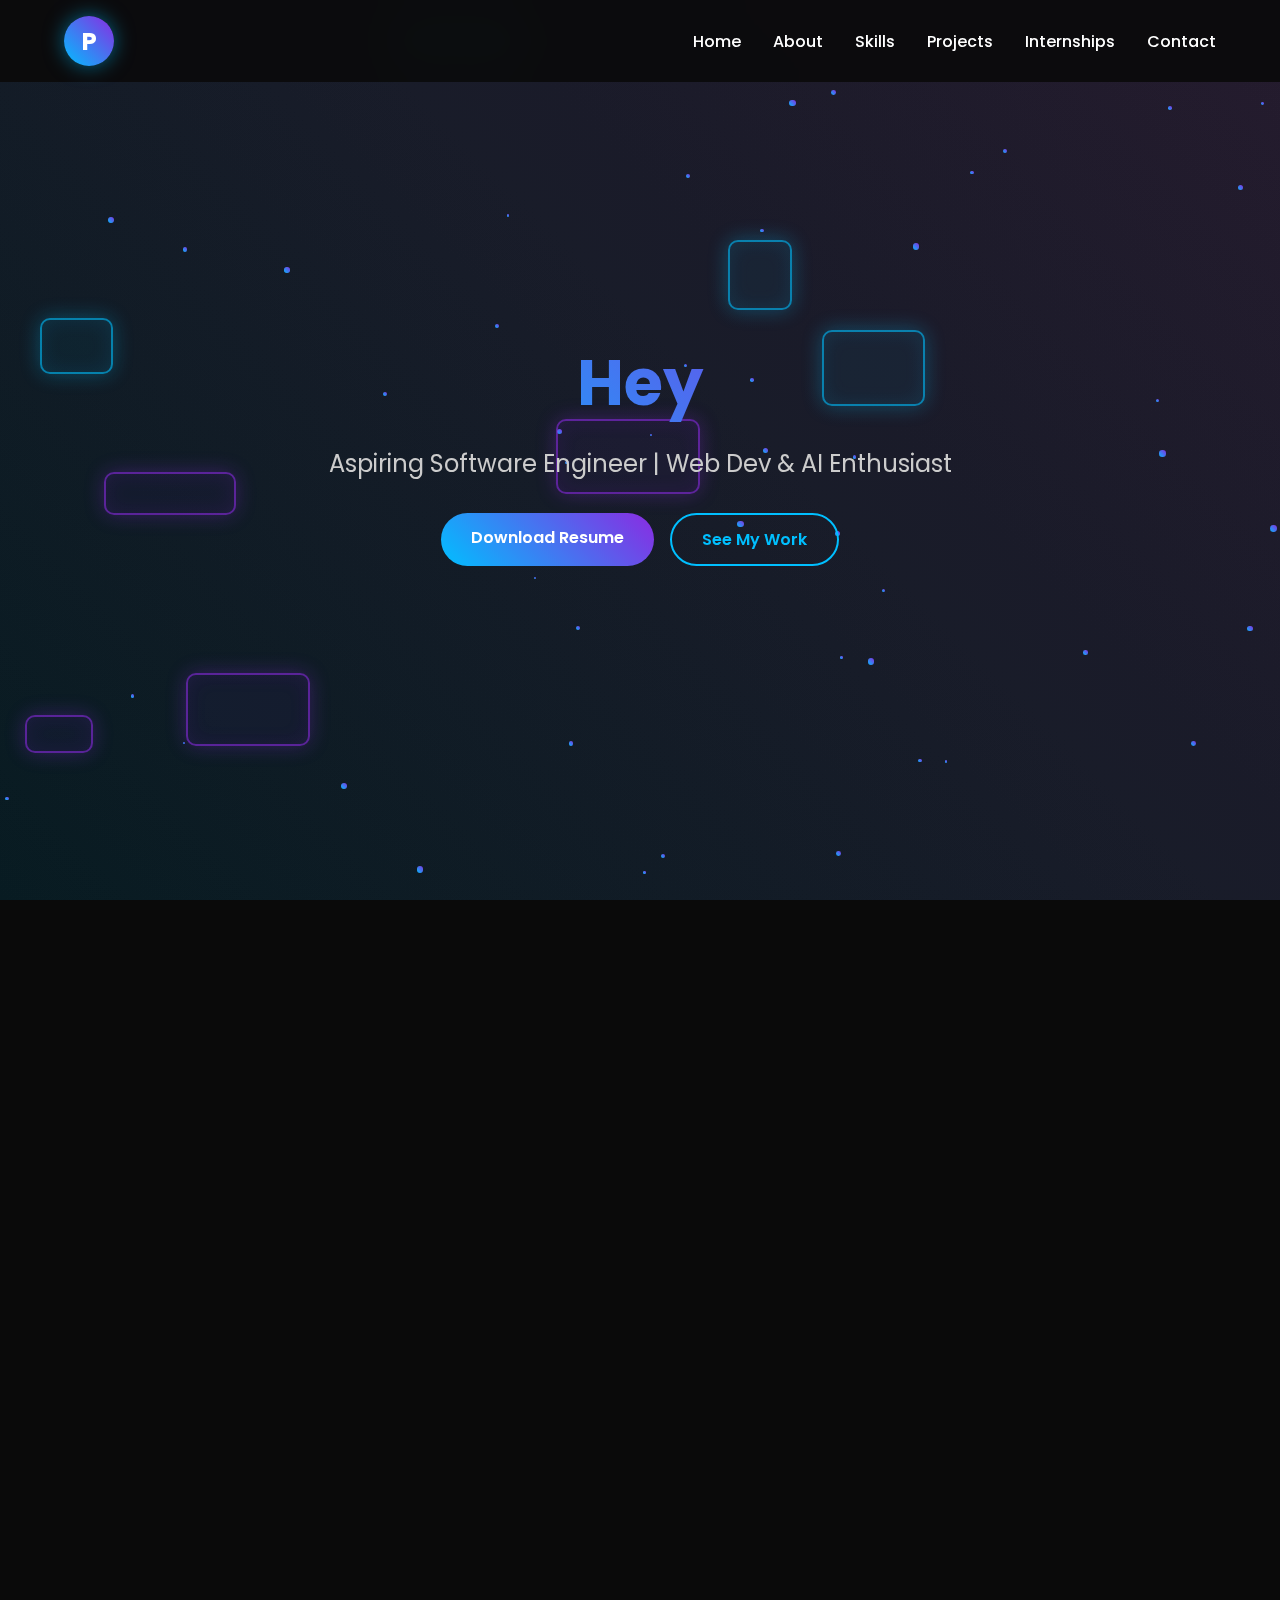
<file: CODING-SAMURAI-INTERNSHIP-TASK/Project-1-Personal-Portfolio/index.html>
<!DOCTYPE html>
<html lang="en">

<head>
    <meta charset="UTF-8">
    <meta name="viewport" content="width=device-width, initial-scale=1.0">
    <title>Preetham Kumar - Portfolio</title>
    <link href="https://fonts.googleapis.com/css2?family=Poppins:wght@300;400;500;600;700&display=swap" rel="stylesheet">
    <link rel="stylesheet" href="style.css" />

    <link href="https://cdnjs.cloudflare.com/ajax/libs/font-awesome/6.0.0/css/all.min.css" rel="stylesheet">
    <script src="script.js" defer></script>
</head>

<body>
    <div class="animated-bg" id="animatedBg"></div>
    <nav class="navbar">
        <div class="logo">P</div>
        <ul class="nav-links">
            <li><a href="#home">Home</a></li>
            <li><a href="#about">About</a></li>
            <li><a href="#skills">Skills</a></li>
            <li><a href="#projects">Projects</a></li>
            <li><a href="#internships">Internships</a></li>
            <li><a href="#contact">Contact</a></li>
        </ul>
    </nav>
    <section id="home" class="hero">
        <div class="hero-bg"></div>
        <div class="hero-canvas" id="heroCanvas"></div>
        <div class="hero-content">
            <h1>Hey, I'm Preetham Kumar</h1>
            <p>Aspiring Software Engineer | Web Dev & AI Enthusiast</p>
            <div class="hero-buttons">
                <a href="https://drive.google.com/file/d/1mmqqntbUSJwbiNu78C5HOtnqEpDj_yqh/view?usp=sharing" target="_blank" class="btn btn-primary">Download Resume</a>
                <a href="#projects" class="btn btn-secondary">See My Work</a>
            </div>
        </div>
    </section>
    <section id="about" class="section">
        <h2 class="section-title fade-in">About Me</h2>
        <div class="about-content fade-in">
            <div class="about-image">

            </div>
            <div class="glass-card">
                <p>I'm a passionate B.Tech CSE student on an exciting journey of continuous learning and growth. Starting from the fundamentals of programming, I've been steadily building my expertise in web development and artificial intelligence.</p>
                <br>
                <p>My journey began with curiosity about how technology shapes our world, and now I'm actively working on projects that solve real-world problems. Through internships and hands-on projects, I'm gaining practical experience while preparing for a career as a software engineer.</p>
                <br>
                <p>I believe in learning by doing, and I'm always eager to take on new challenges that push me out of my comfort zone. My goal is to become a versatile developer who can contribute meaningfully to innovative tech solutions.</p>
            </div>
        </div>
    </section>
    <section id="skills" class="section">
        <h2 class="section-title fade-in">Skills</h2>
        <div class="skills-grid fade-in">
            <div class="glass-card">
                <h3>Programming Languages</h3>
                <div class="skill-item">
                    <div class="skill-name">
                        <span>C</span>
                        <span>95%</span>
                    </div>
                    <div class="skill-bar">
                        <div class="skill-progress" style="width: 95%"></div>
                    </div>
                </div>
                <div class="skill-item">
                    <div class="skill-name">
                        <span>Python</span>
                        <span>80%</span>
                    </div>
                    <div class="skill-bar">
                        <div class="skill-progress" style="width: 80%"></div>
                    </div>
                </div>
                <div class="skill-item">
                    <div class="skill-name">
                        <span>SQL</span>
                        <span>85%</span>
                    </div>
                    <div class="skill-bar">
                        <div class="skill-progress" style="width: 85%"></div>
                    </div>
                </div>
            </div>
            <div class="glass-card">
                <h3>Web Technologies</h3>
                <div class="skill-item">
                    <div class="skill-name">
                        <span>HTML,CSS & JS</span>
                        <span>90%</span>
                    </div>
                    <div class="skill-bar">
                        <div class="skill-progress" style="width: 90%"></div>
                    </div>
                </div>
                <div class="skill-item">
                    <div class="skill-name">
                        <span>Bootstrap</span>
                        <span>85%</span>
                    </div>
                    <div class="skill-bar">
                        <div class="skill-progress" style="width: 85%"></div>
                    </div>
                </div>
                <div class="skill-item">
                    <div class="skill-name">
                        <span>Git</span>
                        <span>70%</span>
                    </div>
                    <div class="skill-bar">
                        <div class="skill-progress" style="width: 70%"></div>
                    </div>
                </div>
            </div>
        </div>
    </section>
    <section id="projects" class="section">
        <h2 class="section-title fade-in">Projects</h2>
        <div class="projects-grid fade-in">
            <div class="glass-card project-card">
                <div class="project-content">
                    <h3 class="project-title">Swiggy Clone</h3>
                    <p>Swiggy-inspired web app and personal portfolio site, crafted with HTML, CSS, and JavaScript. It features a sleek, modern aesthetic and fluid animations for an engaging user experience across all devices.</p>
                    <div class="project-links">
                        <a href="#"><i class="fab fa-github"></i> GitHub</a>
                        <a href="https://naniswiggy.ccbp.tech/" target="_blank"><i class="fas fa-external-link-alt"></i> Live Demo</a>
                    </div>
                </div>
            </div>
            <div class="glass-card project-card">
                <div class="project-content">
                    <h3 class="project-title">Web Development Tasks</h3>
                    <p>Collection of frontend projects completed during internship at Cognifyz Technologies, showcasing HTML/CSS skills.</p>
                    <div class="project-links">
                        <a href="#"><i class="fab fa-github"></i> GitHub</a>
                        <a href="https://3rdtaskcognifyz.ccbp.tech/" target="_blank"><i class="fas fa-external-link-alt"></i> Live Demo</a>
                    </div>
                </div>
            </div>
            <div class="glass-card project-card">
                <div class="project-content">
                    <h3 class="project-title">LinkyJob – Smart Job Matching Platform</h3>
                    <p>An intelligent web app that analyzes resumes to suggest the most relevant jobs.
                        Built with AI integration to offer skill-based job recommendations.
                        Designed to help job seekers connect faster with suitable opportunities.</p>
                    <div class="project-links">
                        <a href="https://github.com/Preetham291/LINKY-JOB" target="_blank"><i class="fab fa-github"></i> GitHub</a>
                        <a href="https://drive.google.com/file/d/1w9w5pDZ0i_krSyc0_YFzOh1BJu4YLAbv/view?usp=drive_link" target="_blank"><i class="fas fa-external-link-alt"></i> Live Demo</a>
                    </div>
                </div>
            </div>
        </div>
    </section>
    <section id="internships" class="section">
        <h2 class="section-title fade-in">Internships</h2>
        <div class="glass-card fade-in">
            <div class="timeline">
                <div class="timeline-item">
                    <div class="timeline-content">
                        <div class="timeline-date">August 2025</div>
                        <h3 class="timeline-title">Frontend-Developer Intern</h3>
                        <div class="timeline-company">SaiKet Systems</div>
                        <p>Currently pursuing a Front-End Development Internship at SaiKet Systems, a government-registered organization.
                            Working on real-world tasks using HTML, CSS, and JavaScript, including layout design and interactivity.</p>
                    </div>
                </div>
                <div class="timeline-item">
                    <div class="timeline-content">
                        <div class="timeline-date">July 2025</div>
                        <h3 class="timeline-title">Frontend-Developer</h3>
                        <div class="timeline-company">Indolike</div>
                        <p>I completed a Frontend Development Internship at Indolike, where I built real-time web applications using HTML, CSS, JavaScript, ReactJS, and TailwindCSS..</p>
                    </div>
                </div>
                <div class="timeline-item">
                    <div class="timeline-content">
                        <div class="timeline-date">July 2025</div>
                        <h3 class="timeline-title">AI & ML Intern</h3>
                        <div class="timeline-company">Samurai Interns</div>
                        <p>Worked on basic AI algorithms, learned machine learning pipeline, and participated in mini-project challenge. Gained hands-on experience with Python libraries and data processing techniques.</p>
                    </div>
                </div>
                <div class="timeline-item">
                    <div class="timeline-content">
                        <div class="timeline-date">June 2025</div>
                        <h3 class="timeline-title">Web Development Intern</h3>
                        <div class="timeline-company">Cognifyz Technologies</div>
                        <p>Learned basics of frontend development, built simple UI using HTML/CSS, completed tasks as part of internship challenge. Enhanced understanding of responsive design and modern web practices.</p>
                    </div>
                </div>
            </div>

        </div>
    </section>
    <section id="contact" class="section">
        <h2 class="section-title fade-in">Contact Me</h2>
        <div class="contact-content fade-in">
            <div class="glass-card">
                <h3>Get In Touch</h3>
                <p>I'm always open to discussing new opportunities, collaborations, or just having a chat about technology!</p>
                <div class="social-links">
                    <a href="https://www.linkedin.com/in/preethamkumar-podila" target="_blank" class="social-link">
                        <i class="fab fa-linkedin-in"></i>
                    </a>
                    <a href="https://github.com/Preetham291/LINKY-JOB" target="_blank" class="social-link">
                        <i class="fab fa-github"></i>
                    </a>
                    <a href="mailto:preethamkumarpodila@gmail.com" class="social-link">
                        <i class="fas fa-envelope"></i>
                    </a>
                </div>
            </div>
            <div class="glass-card">
                <form class="contact-form">
                    <div class="form-group">
                        <label for="name">Name</label>
                        <input type="text" id="name" name="name" required>
                    </div>
                    <div class="form-group">
                        <label for="email">Email</label>
                        <input type="email" id="email" name="email" required>
                    </div>
                    <div class="form-group">
                        <label for="message">Message</label>
                        <textarea id="message" name="message" rows="5" required></textarea>
                    </div>
                    <button type="submit" class="btn btn-primary">Send Message</button>
                </form>
            </div>
        </div>
    </section>
</body>

</html>
</file>
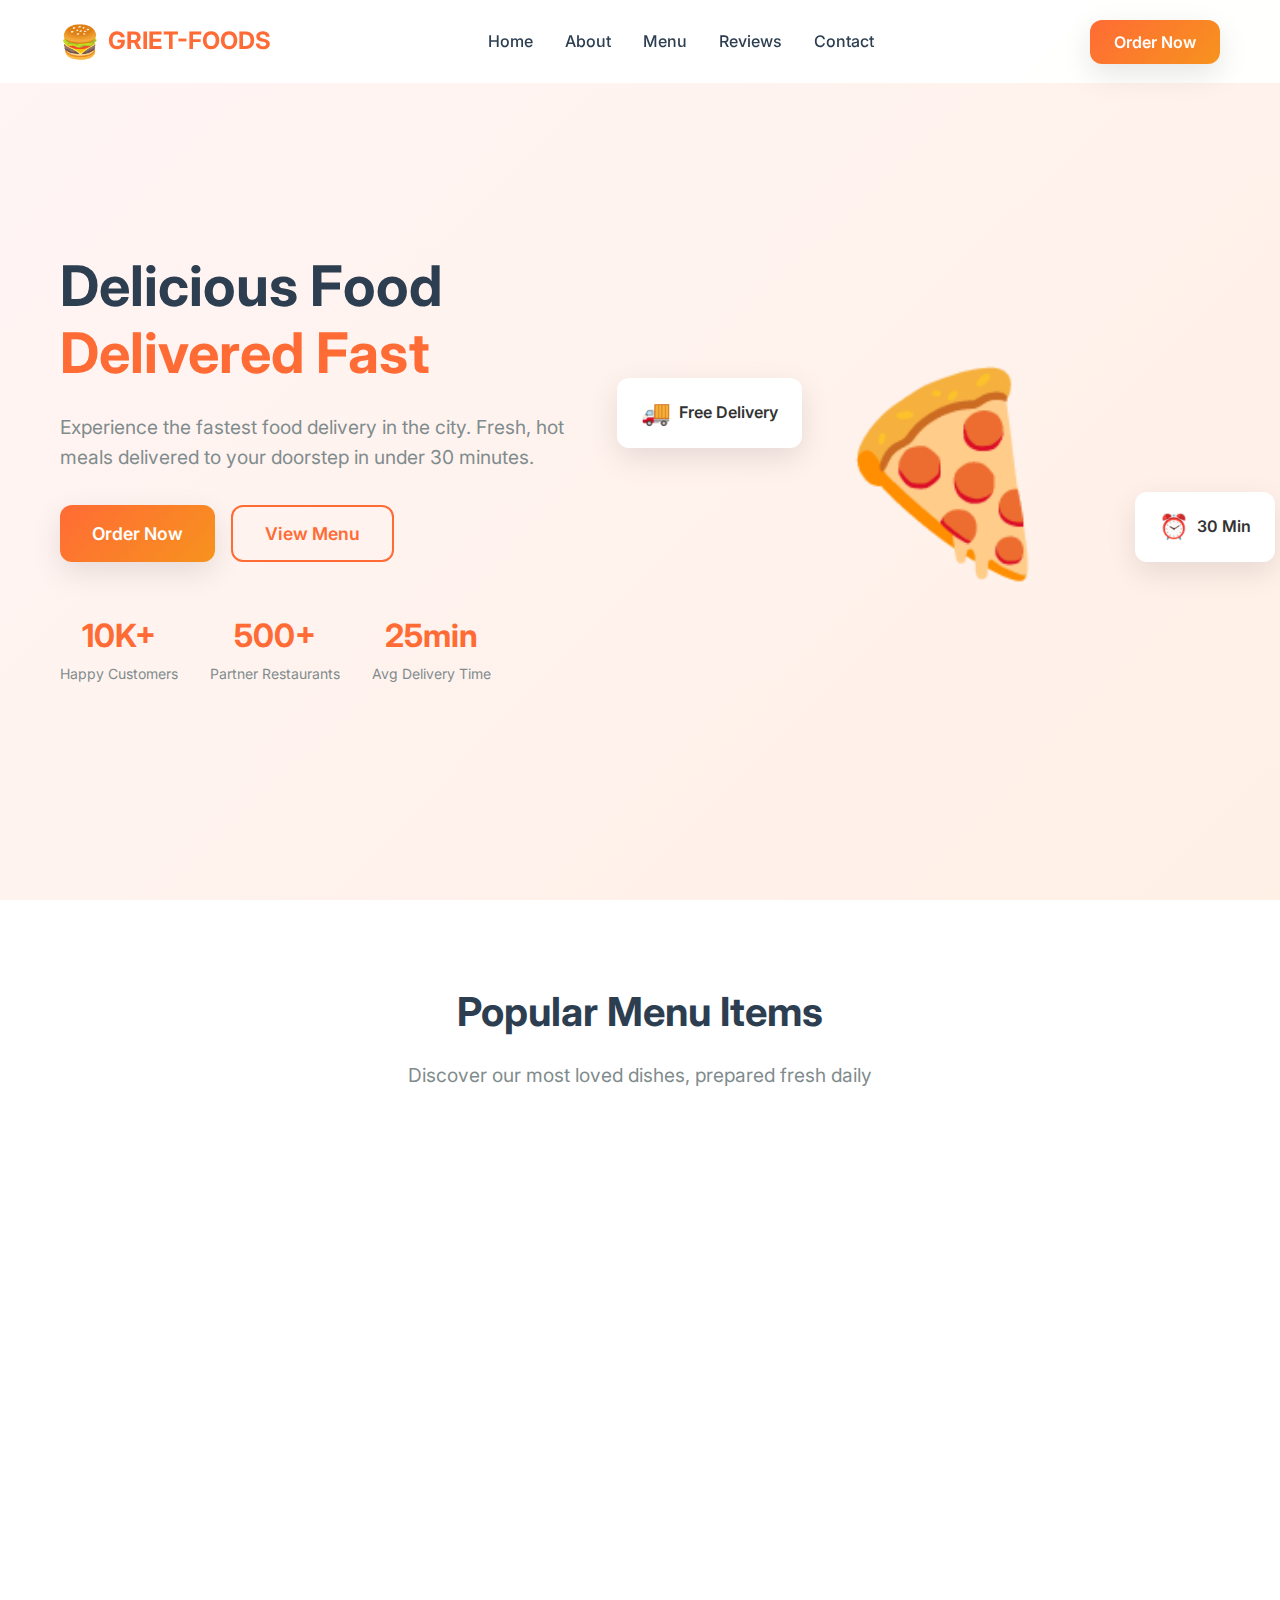
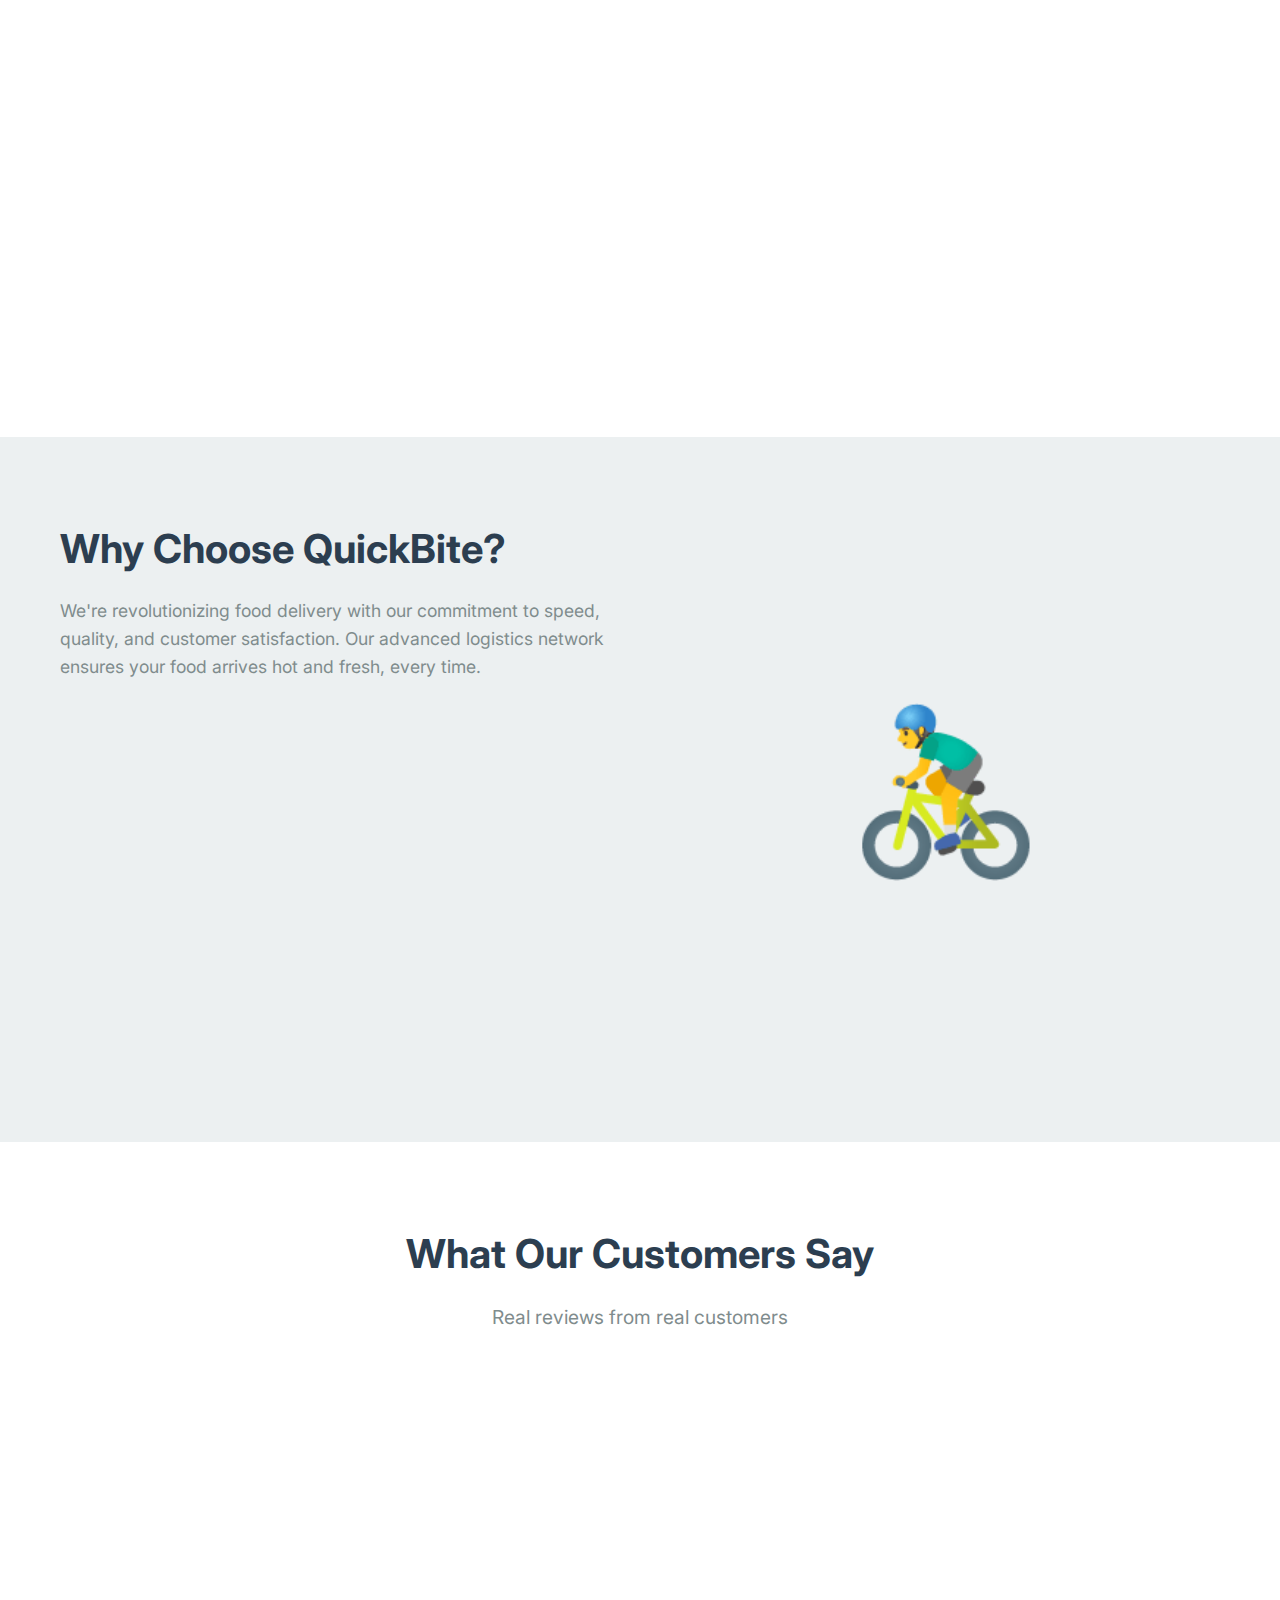
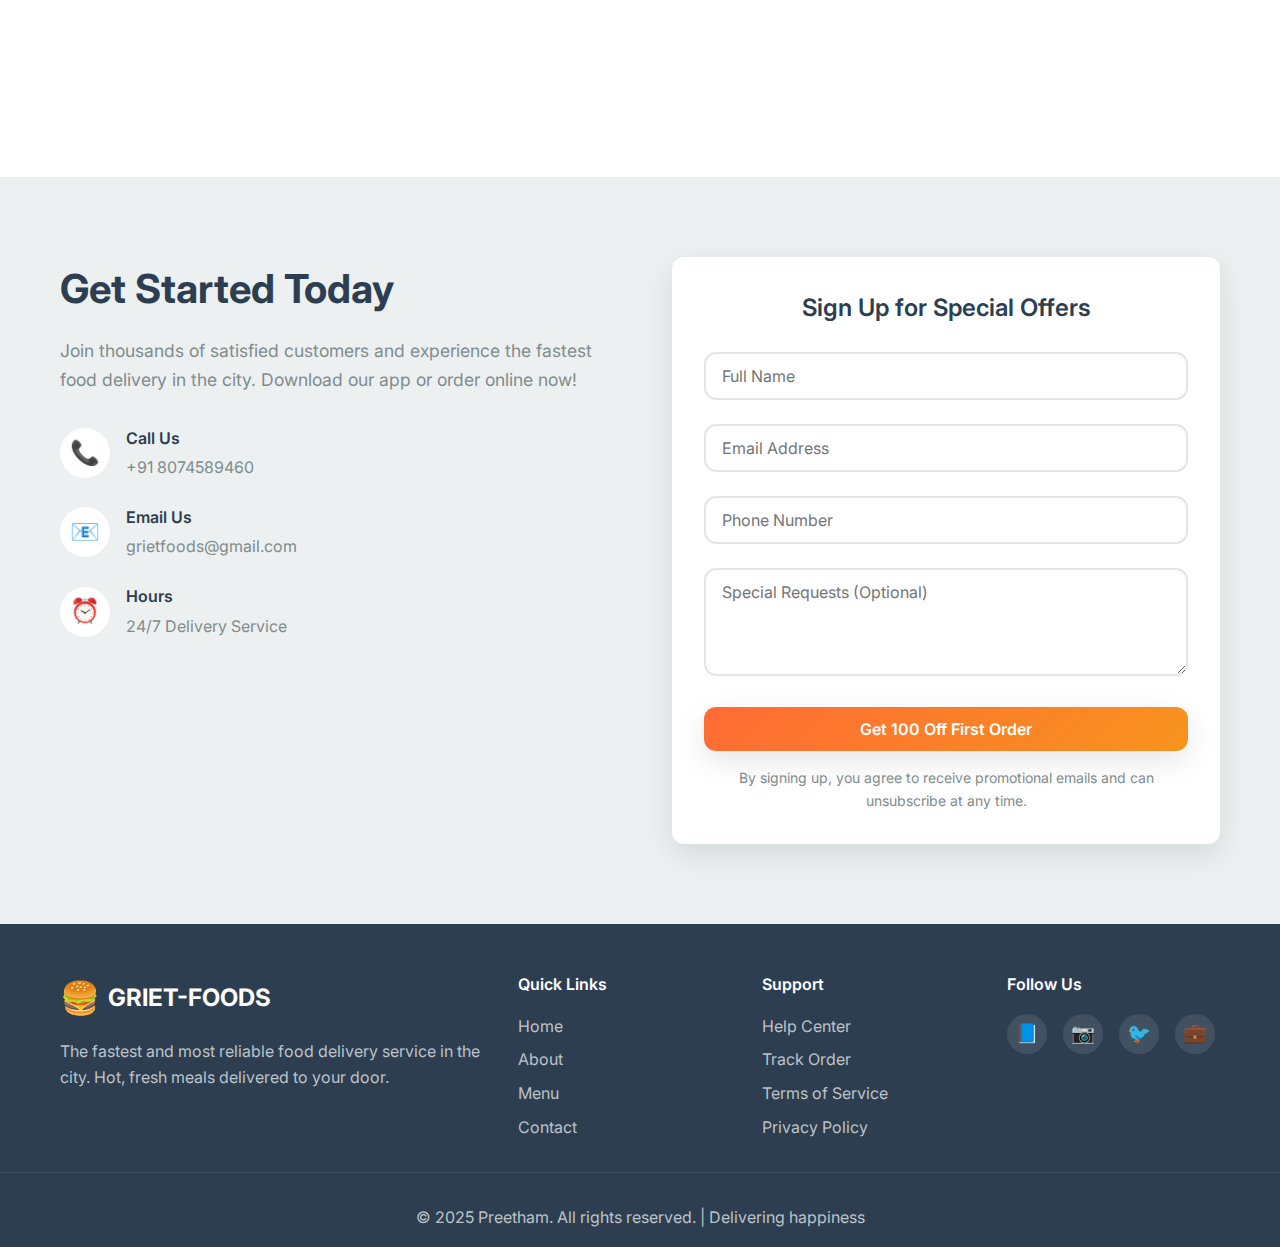
<file: CODING-SAMURAI-INTERNSHIP-TASK/Project-2-Responsive-Landing-Page/index.html>
<!DOCTYPE html>
<html lang="en">

<head>
    <meta charset="UTF-8">
    <meta name="viewport" content="width=device-width, initial-scale=1.0">
    <title>Swiggy - Fast Food Delivery Service</title>
    <script src="script.js" defer></script>
    <link rel="stylesheet" href="style.css">
    <link href="https://fonts.googleapis.com/css2?family=Inter:wght@300;400;500;600;700&display=swap" rel="stylesheet">
</head>

<body>
    <header class="header">
        <nav class="navbar">
            <div class="nav-brand">
                <div class="logo">
                    <span class="logo-icon">🍔</span>
                    <span class="logo-text">GRIET-FOODS</span>
                </div>
            </div>
            <div class="nav-menu" id="nav-menu">
                <a href="#home" class="nav-link">Home</a>
                <a href="#about" class="nav-link">About</a>
                <a href="#menu" class="nav-link">Menu</a>
                <a href="#testimonials" class="nav-link">Reviews</a>
                <a href="#contact" class="nav-link">Contact</a>
            </div>
            <div class="nav-actions">
                <button class="btn btn-primary">Order Now</button>
                <div class="hamburger" id="hamburger">
                    <span></span>
                    <span></span>
                    <span></span>
                </div>
            </div>
        </nav>
    </header>
    <section id="home" class="hero">
        <div class="hero-content">
            <div class="hero-text">
                <h1 class="hero-title">
                    Delicious Food <br>
                    <span class="highlight">Delivered Fast</span>
                </h1>
                <p class="hero-description">
                    Experience the fastest food delivery in the city. Fresh, hot meals delivered to your doorstep in under 30 minutes.
                </p>
                <div class="hero-actions">
                    <button class="btn btn-primary btn-large">Order Now</button>
                    <button class="btn btn-secondary btn-large">View Menu</button>
                </div>
                <div class="hero-stats">
                    <div class="stat">
                        <span class="stat-number">10K+</span>
                        <span class="stat-label">Happy Customers</span>
                    </div>
                    <div class="stat">
                        <span class="stat-number">500+</span>
                        <span class="stat-label">Partner Restaurants</span>
                    </div>
                    <div class="stat">
                        <span class="stat-number">25min</span>
                        <span class="stat-label">Avg Delivery Time</span>
                    </div>
                </div>
            </div>
            <div class="hero-image">
                <div class="hero-image-container">
                    <div class="floating-card delivery-card">
                        <span class="card-icon">🚚</span>
                        <span class="card-text">Free Delivery</span>
                    </div>
                    <div class="floating-card time-card">
                        <span class="card-icon">⏰</span>
                        <span class="card-text">30 Min</span>
                    </div>
                    <div class="hero-main-image">🍕</div>
                </div>
            </div>
        </div>
    </section>
    <section id="menu" class="showcase">
        <div class="section-header">
            <h2 class="section-title">Popular Menu Items</h2>
            <p class="section-subtitle">Discover our most loved dishes, prepared fresh daily</p>
        </div>
        <div class="showcase-grid">
            <div class="food-card">
                <div class="food-image">🍔</div>
                <div class="food-content">
                    <h3 class="food-title">Classic Burger</h3>
                    <p class="food-description">Juicy beef patty with fresh lettuce, tomato, and our special sauce</p>
                    <div class="food-footer">
                        <span class="food-price">Rs.199</span>
                        <button class="btn btn-small">Add to Cart</button>
                    </div>
                </div>
            </div>
            <div class="food-card">
                <div class="food-image">🍕</div>
                <div class="food-content">
                    <h3 class="food-title">Margherita Pizza</h3>
                    <p class="food-description">Fresh mozzarella, basil, and tomato sauce on crispy crust</p>
                    <div class="food-footer">
                        <span class="food-price">Rs.169</span>
                        <button class="btn btn-small">Add to Cart</button>
                    </div>
                </div>
            </div>
            <div class="food-card">
                <div class="food-image">🌮</div>
                <div class="food-content">
                    <h3 class="food-title">Chicken Tacos</h3>
                    <p class="food-description">Grilled chicken with fresh salsa and creamy avocado</p>
                    <div class="food-footer">
                        <span class="food-price">Rs.199</span>
                        <button class="btn btn-small">Add to Cart</button>
                    </div>
                </div>
            </div>
            <div class="food-card">
                <div class="food-image">🍜</div>
                <div class="food-content">
                    <h3 class="food-title">Ramen Bowl</h3>
                    <p class="food-description">Rich broth with tender noodles, eggs, and fresh vegetables</p>
                    <div class="food-footer">
                        <span class="food-price">Rs.99</span>
                        <button class="btn btn-small">Add to Cart</button>
                    </div>
                </div>
            </div>
            <div class="food-card">
                <div class="food-image">🥗</div>
                <div class="food-content">
                    <h3 class="food-title">Caesar Salad</h3>
                    <p class="food-description">Crisp romaine lettuce with parmesan and our signature dressing</p>
                    <div class="food-footer">
                        <span class="food-price">Rs.59</span>
                        <button class="btn btn-small">Add to Cart</button>
                    </div>
                </div>
            </div>
            <div class="food-card">
                <div class="food-image">🍰</div>
                <div class="food-content">
                    <h3 class="food-title">Chocolate Cake</h3>
                    <p class="food-description">Decadent chocolate cake with rich frosting and berry topping</p>
                    <div class="food-footer">
                        <span class="food-price">Rs.79</span>
                        <button class="btn btn-small">Add to Cart</button>
                    </div>
                </div>
            </div>
        </div>
    </section>
    <section id="about" class="about">
        <div class="about-content">
            <div class="about-text">
                <h2 class="section-title">Why Choose QuickBite?</h2>
                <p class="about-description">
                    We're revolutionizing food delivery with our commitment to speed, quality, and customer satisfaction. Our advanced logistics network ensures your food arrives hot and fresh, every time.
                </p>
                <div class="features-grid">
                    <div class="feature">
                        <div class="feature-icon">⚡</div>
                        <h3 class="feature-title">Lightning Fast</h3>
                        <p class="feature-description">Average delivery time of 25 minutes or less</p>
                    </div>
                    <div class="feature">
                        <div class="feature-icon">🏆</div>
                        <h3 class="feature-title">Premium Quality</h3>
                        <p class="feature-description">Partner with only the best restaurants in town</p>
                    </div>
                    <div class="feature">
                        <div class="feature-icon">📱</div>
                        <h3 class="feature-title">Easy Ordering</h3>
                        <p class="feature-description">Simple app interface with real-time tracking</p>
                    </div>
                    <div class="feature">
                        <div class="feature-icon">💯</div>
                        <h3 class="feature-title">100% Fresh</h3>
                        <p class="feature-description">Hot insulated bags ensure food stays perfect</p>
                    </div>
                </div>
            </div>
            <div class="about-image">
                <div class="about-image-container">
                    🚴‍♂️
                </div>
            </div>
        </div>
    </section>
    <section id="testimonials" class="testimonials">
        <div class="section-header">
            <h2 class="section-title">What Our Customers Say</h2>
            <p class="section-subtitle">Real reviews from real customers</p>
        </div>
        <div class="testimonials-grid">
            <div class="testimonial-card">
                <div class="testimonial-content">
                    <div class="stars">⭐⭐⭐⭐⭐</div>
                    <p class="testimonial-text">
                        "QuickBite is amazing! The food always arrives hot and the delivery is incredibly fast. My go-to app for ordering food."
                    </p>
                </div>
                <div class="testimonial-author">
                    <div class="author-avatar">👨‍💼</div>
                    <div class="author-info">
                        <h4 class="author-name">John Smith</h4>
                        <p class="author-title">Software Engineer</p>
                    </div>
                </div>
            </div>
            <div class="testimonial-card">
                <div class="testimonial-content">
                    <div class="stars">⭐⭐⭐⭐⭐</div>
                    <p class="testimonial-text">
                        "Love the variety of restaurants available. The app is so easy to use and customer service is excellent. Highly recommend!"
                    </p>
                </div>
                <div class="testimonial-author">
                    <div class="author-avatar">👩‍🎨</div>
                    <div class="author-info">
                        <h4 class="author-name">Sarah Johnson</h4>
                        <p class="author-title">Graphic Designer</p>
                    </div>
                </div>
            </div>
            <div class="testimonial-card">
                <div class="testimonial-content">
                    <div class="stars">⭐⭐⭐⭐⭐</div>
                    <p class="testimonial-text">
                        "Perfect for busy weekdays! Food quality is consistently great and delivery times are always accurate. Couldn't be happier."
                    </p>
                </div>
                <div class="testimonial-author">
                    <div class="author-avatar">👨‍⚕️</div>
                    <div class="author-info">
                        <h4 class="author-name">Dr. Michael Brown</h4>
                        <p class="author-title">Medical Doctor</p>
                    </div>
                </div>
            </div>
        </div>
    </section>
    <section id="contact" class="contact">
        <div class="contact-content">
            <div class="contact-info">
                <h2 class="section-title">Get Started Today</h2>
                <p class="contact-description">
                    Join thousands of satisfied customers and experience the fastest food delivery in the city. Download our app or order online now!
                </p>
                <div class="contact-details">
                    <div class="contact-item">
                        <div class="contact-icon">📞</div>
                        <div class="contact-text">
                            <h4>Call Us</h4>
                            <p>+91 8074589460</p>
                        </div>
                    </div>
                    <div class="contact-item">
                        <div class="contact-icon">📧</div>
                        <div class="contact-text">
                            <h4>Email Us</h4>
                            <p>grietfoods@gmail.com</p>
                        </div>
                    </div>
                    <div class="contact-item">
                        <div class="contact-icon">⏰</div>
                        <div class="contact-text">
                            <h4>Hours</h4>
                            <p>24/7 Delivery Service</p>
                        </div>
                    </div>
                </div>
            </div>
            <div class="contact-form">
                <form class="signup-form">
                    <h3 class="form-title">Sign Up for Special Offers</h3>
                    <div class="form-group">
                        <input type="text" class="form-input" placeholder="Full Name" required>
                    </div>
                    <div class="form-group">
                        <input type="email" class="form-input" placeholder="Email Address" required>
                    </div>
                    <div class="form-group">
                        <input type="tel" class="form-input" placeholder="Phone Number" required>
                    </div>
                    <div class="form-group">
                        <textarea class="form-input form-textarea" placeholder="Special Requests (Optional)" rows="4"></textarea>
                    </div>
                    <button type="submit" class="btn btn-primary btn-full">Get 100 Off First Order</button>
                    <p class="form-note">
                        By signing up, you agree to receive promotional emails and can unsubscribe at any time.
                    </p>
                </form>
            </div>
        </div>
    </section>
    <footer class="footer">
        <div class="footer-content">
            <div class="footer-section">
                <div class="footer-brand">
                    <div class="logo">
                        <span class="logo-icon">🍔</span>
                        <span class="logo-text">GRIET-FOODS</span>
                    </div>
                    <p class="footer-description">
                        The fastest and most reliable food delivery service in the city. Hot, fresh meals delivered to your door.
                    </p>
                </div>
            </div>
            <div class="footer-section">
                <h4 class="footer-title">Quick Links</h4>
                <div class="footer-links">
                    <a href="#home" class="footer-link">Home</a>
                    <a href="#about" class="footer-link">About</a>
                    <a href="#menu" class="footer-link">Menu</a>
                    <a href="#contact" class="footer-link">Contact</a>
                </div>
            </div>
            <div class="footer-section">
                <h4 class="footer-title">Support</h4>
                <div class="footer-links">
                    <a href="#" class="footer-link">Help Center</a>
                    <a href="#" class="footer-link">Track Order</a>
                    <a href="#" class="footer-link">Terms of Service</a>
                    <a href="#" class="footer-link">Privacy Policy</a>
                </div>
            </div>
            <div class="footer-section">
                <h4 class="footer-title">Follow Us</h4>
                <div class="social-links">
                    <a href="#" class="social-link">📘</a>
                    <a href="#" class="social-link">📷</a>
                    <a href="#" class="social-link">🐦</a>
                    <a href="#" class="social-link">💼</a>
                </div>
            </div>
        </div>
        <div class="footer-bottom">
            <p>&copy; 2025 Preetham. All rights reserved. | Delivering happiness
</file>
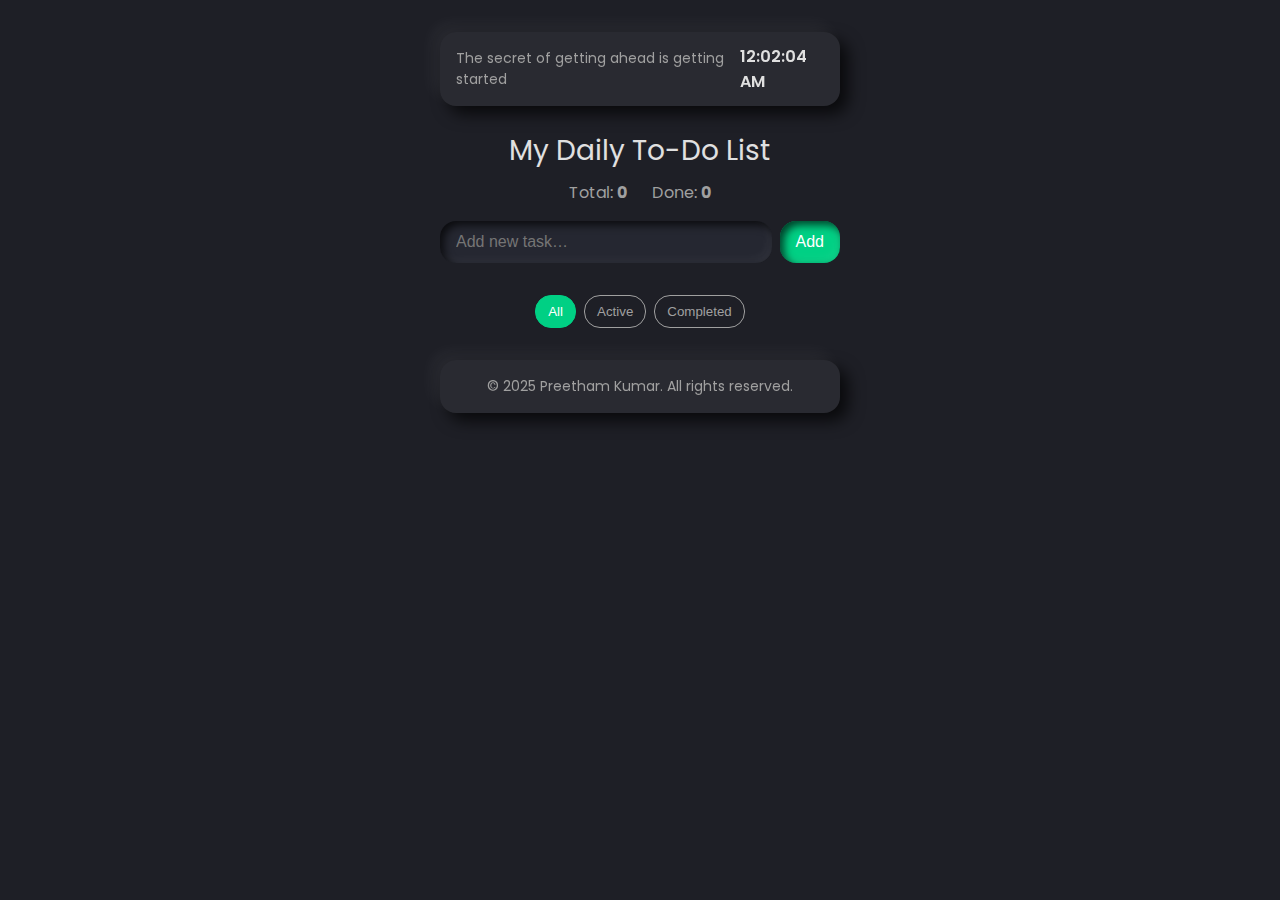
<file: CODING-SAMURAI-INTERNSHIP-TASK/Project-3-ToDo-App/index.html>
<!DOCTYPE html>
<html lang="en">

<head>
    <meta charset="UTF-8" />
    <meta name="viewport" content="width=device-width, initial-scale=1.0" />
    <title>Dark Theme To-Do App</title>
    <link href="https://fonts.googleapis.com/css2?family=Poppins:wght@300;400;600&display=swap" rel="stylesheet">
    <link rel="stylesheet" href="style.css">
    <script src="script.js" defer></script>
</head>

<body>
    <div class="app">
        <div class="banner">
            <div class="quote">The secret of getting ahead is getting started</div>
            <div class="clock" id="clock">00:00:00</div>
        </div>
        <header>
            <h1>My Daily To-Do List</h1>
            <div class="stats">
                <span>Total: <strong id="total">0</strong></span>
                <span>Done: <strong id="done">0</strong></span>
            </div>
        </header>
        <form id="form" class="task-form">
            <input id="input" type="text" placeholder="Add new task…" maxlength="100" required />
            <button type="submit">Add</button>
        </form>
        <ul id="list" class="task-list"></ul>
        <div class="filters">
            <button data-filter="all" class="active">All</button>
            <button data-filter="pending">Active</button>
            <button data-filter="completed">Completed</button>
        </div>
        <footer class="footer">
            <p>&copy; 2025 Preetham Kumar. All rights reserved.</p>
        </footer>
    </div>
    <script src="script.js"></script>
</body>

</html>
</file>
<file: CODING-SAMURAI-INTERNSHIP-TASK/Project-1-Personal-Portfolio/style.css>
@import url('https://fonts.googleapis.com/css2?family=Bree+Serif&family=Caveat:wght@400;700&family=Lobster&family=Monoton&family=Open+Sans:ital,wght@0,400;0,700;1,400;1,700&family=Playfair+Display+SC:ital,wght@0,400;0,700;1,700&family=Playfair+Display:ital,wght@0,400;0,700;1,700&family=Roboto:ital,wght@0,400;0,700;1,400;1,700&family=Source+Sans+Pro:ital,wght@0,400;0,700;1,700&family=Work+Sans:ital,wght@0,400;0,700;1,700&display=swap');

* {
    margin: 0;
    padding: 0;
    box-sizing: border-box;
}

body {
    font-family: 'Poppins', sans-serif;
    background: #0a0a0a;
    color: #ffffff;
    overflow-x: hidden;
}

.animated-bg {
    position: fixed;
    top: 0;
    left: 0;
    width: 100%;
    height: 100%;
    z-index: -1;
    background: linear-gradient(45deg, #0a0a0a, #1a1a1a);
    overflow: hidden;
}

.particle {
    position: absolute;
    background: linear-gradient(45deg, #00bfff, #8a2be2);
    border-radius: 50%;
    animation: float 6s ease-in-out infinite;
}

@keyframes float {

    0%,
    100% {
        transform: translateY(0px) rotate(0deg);
    }

    50% {
        transform: translateY(-20px) rotate(180deg);
    }
}

.hero-canvas {
    position: absolute;
    top: 0;
    left: 0;
    width: 100%;
    height: 100%;
    z-index: 1;
}

.glowing-box {
    position: absolute;
    border: 2px solid rgba(0, 191, 255, 0.6);
    background: rgba(0, 191, 255, 0.05);
    border-radius: 10px;
    animation: boxFloat 8s ease-in-out infinite;
    box-shadow: 0 0 20px rgba(0, 191, 255, 0.3), inset 0 0 20px rgba(0, 191, 255, 0.1);
}

.glowing-box:nth-child(2n) {
    border-color: rgba(138, 43, 226, 0.6);
    background: rgba(138, 43, 226, 0.05);
    box-shadow: 0 0 20px rgba(138, 43, 226, 0.3), inset 0 0 20px rgba(138, 43, 226, 0.1);
    animation-delay: -2s;
}

.glowing-box:nth-child(3n) {
    animation-delay: -4s;
}

@keyframes boxFloat {

    0%,
    100% {
        transform: translateY(0px) rotate(0deg) scale(1);
        opacity: 0.7;
    }

    25% {
        transform: translateY(-30px) rotate(5deg) scale(1.05);
        opacity: 1;
    }

    50% {
        transform: translateY(-10px) rotate(-3deg) scale(0.95);
        opacity: 0.8;
    }

    75% {
        transform: translateY(-25px) rotate(3deg) scale(1.02);
        opacity: 0.9;
    }
}

.navbar {
    position: fixed;
    top: 0;
    width: 100%;
    background: rgba(10, 10, 10, 0.9);
    backdrop-filter: blur(20px);
    padding: 1rem 5%;
    display: flex;
    justify-content: space-between;
    align-items: center;
    z-index: 1000;
    transition: all 0.3s ease;
}

.logo {
    width: 50px;
    height: 50px;
    border-radius: 50%;
    background: linear-gradient(45deg, #00bfff, #8a2be2);
    display: flex;
    align-items: center;
    justify-content: center;
    font-size: 1.5rem;
    font-weight: 700;
    box-shadow: 0 0 20px rgba(0, 191, 255, 0.5);
    animation: pulse 2s infinite;
}

@keyframes pulse {

    0%,
    100% {
        box-shadow: 0 0 20px rgba(0, 191, 255, 0.5);
        transform: scale(1);
    }

    50% {
        box-shadow: 0 0 30px rgba(0, 191, 255, 0.8), 0 0 40px rgba(138, 43, 226, 0.4);
        transform: scale(1.05);
    }
}

.nav-links {
    display: flex;
    list-style: none;
    gap: 2rem;
}

.nav-links a {
    color: #ffffff;
    text-decoration: none;
    font-weight: 500;
    position: relative;
    transition: all 0.3s ease;
}

.nav-links a:hover {
    color: #00bfff;
    text-shadow: 0 0 10px rgba(0, 191, 255, 0.5);
}

.nav-links a::after {
    content: '';
    position: absolute;
    bottom: -5px;
    left: 0;
    width: 0;
    height: 2px;
    background: linear-gradient(45deg, #00bfff, #8a2be2);
    transition: width 0.3s ease;
}

.nav-links a:hover::after {
    width: 100%;
}

.hero {
    height: 100vh;
    display: flex;
    flex-direction: column;
    justify-content: center;
    align-items: center;
    text-align: center;
    position: relative;
    overflow: hidden;
}

.hero-bg {
    position: absolute;
    top: 0;
    left: 0;
    width: 100%;
    height: 100%;
    background: linear-gradient(45deg, rgba(0, 191, 255, 0.1), rgba(138, 43, 226, 0.1));
    animation: heroWave 8s ease-in-out infinite;
}

@keyframes heroWave {

    0%,
    100% {
        transform: scale(1) rotate(0deg);
    }

    50% {
        transform: scale(1.05) rotate(2deg);
    }
}

.hero-content {
    z-index: 2;
    animation: fadeInUp 1s ease-out;
}

.hero h1 {
    font-size: 4rem;
    font-weight: 700;
    margin-bottom: 1rem;
    background: linear-gradient(45deg, #00bfff, #8a2be2);
    -webkit-background-clip: text;
    background-clip: text;
    -webkit-text-fill-color: transparent;
    animation: textGlow 3s ease-in-out infinite;
}

@keyframes textGlow {

    0%,
    100% {
        filter: brightness(1);
    }

    50% {
        filter: brightness(1.2);
    }
}

.hero p {
    font-size: 1.5rem;
    margin-bottom: 2rem;
    color: #cccccc;
}

.hero-buttons {
    display: flex;
    gap: 1rem;
    flex-wrap: wrap;
    justify-content: center;
}

.btn {
    padding: 12px 30px;
    border: none;
    border-radius: 30px;
    font-size: 1rem;
    font-weight: 600;
    cursor: pointer;
    transition: all 0.3s ease;
    text-decoration: none;
    display: inline-block;
}

.btn-primary {
    background: linear-gradient(45deg, #00bfff, #8a2be2);
    color: white;
}

.btn-secondary {
    background: transparent;
    color: #00bfff;
    border: 2px solid #00bfff;
}

.btn:hover {
    transform: translateY(-3px);
    box-shadow: 0 10px 25px rgba(0, 191, 255, 0.3);
}

.glass-card {
    background: rgba(255, 255, 255, 0.1);
    backdrop-filter: blur(20px);
    border: 1px solid rgba(255, 255, 255, 0.2);
    border-radius: 20px;
    padding: 2rem;
    box-shadow: 0 8px 32px rgba(0, 0, 0, 0.3);
    transition: all 0.3s ease;
}

.glass-card:hover {
    transform: translateY(-5px);
    box-shadow: 0 15px 40px rgba(0, 191, 255, 0.2);
}

.section {
    padding: 5rem 5%;
    max-width: 1200px;
    margin: 0 auto;
}

.section-title {
    font-size: 3rem;
    text-align: center;
    margin-bottom: 3rem;
    background: linear-gradient(45deg, #00bfff, #8a2be2);
    -webkit-background-clip: text;
    background-clip: text;
    -webkit-text-fill-color: transparent;
}

.about-content {
    display: grid;
    grid-template-columns: 1fr 2fr;
    gap: 3rem;
    align-items: center;
}

.about-image {
    width: 300px;
    height: 300px;
    border-radius: 50%;
    background: linear-gradient(45deg, #00bfff, #8a2be2);
    display: flex;
    align-items: center;
    justify-content: center;
    font-size: 8rem;
    background-image: url("https://i.ibb.co/CK3b2M3r/1734717084657.jpg");
    background-size: cover;
    margin: 0 auto;
    animation: rotateSwipe 70s ease-in-out infinite;
}

@keyframes rotateSwipe {
    from {
        transform: rotateSwipe(0deg);
    }

    to {
        transform: rotateSwipe(360deg);
    }
}

.skills-grid {
    display: grid;
    grid-template-columns: repeat(auto-fit, minmax(300px, 1fr));
    gap: 2rem;
}

.skill-item {
    margin-bottom: 1.5rem;
}

.skill-name {
    display: flex;
    justify-content: space-between;
    margin-bottom: 0.5rem;
    font-weight: 600;
}

.skill-bar {
    height: 10px;
    background: rgba(255, 255, 255, 0.1);
    border-radius: 5px;
    overflow: hidden;
}

.skill-progress {
    height: 100%;
    background: linear-gradient(45deg, #00bfff, #8a2be2);
    border-radius: 5px;
    animation: fillBar 2s ease-out;
}

@keyframes fillBar {
    from {
        width: 0;
    }
}

.projects-grid {
    display: grid;
    grid-template-columns: repeat(auto-fit, minmax(350px, 1fr));
    gap: 2rem;
}

.project-card {
    position: relative;
    overflow: hidden;
    border-radius: 20px;
    background: linear-gradient(45deg, rgba(0, 191, 255, 0.1), rgba(138, 43, 226, 0.1));
}

.project-content {
    padding: 2rem;
}

.project-title {
    font-size: 1.5rem;
    margin-bottom: 1rem;
    color: #00bfff;
}

.project-links {
    margin-top: 1rem;
}

.project-links a {
    color: #8a2be2;
    text-decoration: none;
    margin-right: 1rem;
    font-weight: 600;
}

.timeline {
    position: relative;
    padding-left: 2rem;
}

.timeline::before {
    content: '';
    position: absolute;
    left: 20px;
    top: 0;
    bottom: 0;
    width: 2px;
    background: linear-gradient(45deg, #00bfff, #8a2be2);
}

.timeline-item {
    position: relative;
    margin-bottom: 3rem;
}

.timeline-item::before {
    content: '';
    position: absolute;
    left: -28px;
    top: 0;
    width: 16px;
    height: 16px;
    border-radius: 50%;
    background: linear-gradient(45deg, #00bfff, #8a2be2);
    box-shadow: 0 0 10px rgba(0, 191, 255, 0.5);
}

.timeline-content {
    margin-left: 2rem;
}

.timeline-date {
    color: #00bfff;
    font-weight: 600;
    margin-bottom: 0.5rem;
}

.timeline-title {
    font-size: 1.5rem;
    margin-bottom: 0.5rem;
}

.timeline-company {
    color: #8a2be2;
    font-weight: 600;
    margin-bottom: 1rem;
}

.contact-content {
    display: grid;
    grid-template-columns: 1fr 1fr;
    gap: 3rem;
}

.contact-form {
    display: flex;
    flex-direction: column;
    gap: 1rem;
}

.form-group {
    display: flex;
    flex-direction: column;
}

.form-group label {
    margin-bottom: 0.5rem;
    color: #cccccc;
}

.form-group input,
.form-group textarea {
    padding: 12px;
    border: 1px solid rgba(255, 255, 255, 0.2);
    border-radius: 10px;
    background: rgba(255, 255, 255, 0.1);
    color: white;
    font-family: inherit;
}

.form-group input:focus,
.form-group textarea:focus {
    outline: none;
    border-color: #00bfff;
    box-shadow: 0 0 10px rgba(0, 191, 255, 0.3);
}

.social-links {
    display: flex;
    gap: 1rem;
    margin-top: 2rem;
}

.social-link {
    width: 50px;
    height: 50px;
    border-radius: 50%;
    background: linear-gradient(45deg, #00bfff, #8a2be2);
    display: flex;
    align-items: center;
    justify-content: center;
    color: white;
    text-decoration: none;
    transition: all 0.3s ease;
}

.social-link:hover {
    transform: scale(1.1);
    box-shadow: 0 0 20px rgba(0, 191, 255, 0.5);
}

@keyframes fadeInUp {
    from {
        opacity: 0;
        transform: translateY(30px);
    }

    to {
        opacity: 1;
        transform: translateY(0);
    }
}

.fade-in {
    opacity: 0;
    transform: translateY(30px);
    transition: all 0.6s ease;
}

.fade-in.visible {
    opacity: 1;
    transform: translateY(0);
}

@media (max-width: 768px) {
    .navbar {
        padding: 1rem 3%;
    }

    .nav-links {
        gap: 1rem;
    }

    .hero h1 {
        font-size: 2.5rem;
    }

    .hero p {
        font-size: 1.2rem;
    }

    .section {
        padding: 3rem 3%;
    }

    .about-content {
        grid-template-columns: 1fr;
        text-align: center;
    }

    .contact-content {
        grid-template-columns: 1fr;
    }

    .hero-buttons {
        flex-direction: column;
        align-items: center;
    }
}

@media (max-width: 480px) {
    .nav-links {
        display: none;
    }

    .hero h1 {
        font-size: 2rem;
    }

    .section-title {
        font-size: 2rem;
    }
}
</file>
<file: CODING-SAMURAI-INTERNSHIP-TASK/Project-2-Responsive-Landing-Page/style.css>
@import url('https://fonts.googleapis.com/css2?family=Bree+Serif&family=Caveat:wght@400;700&family=Lobster&family=Monoton&family=Open+Sans:ital,wght@0,400;0,700;1,400;1,700&family=Playfair+Display+SC:ital,wght@0,400;0,700;1,700&family=Playfair+Display:ital,wght@0,400;0,700;1,700&family=Roboto:ital,wght@0,400;0,700;1,400;1,700&family=Source+Sans+Pro:ital,wght@0,400;0,700;1,700&family=Work+Sans:ital,wght@0,400;0,700;1,700&display=swap');

* {
    margin: 0;
    padding: 0;
    box-sizing: border-box;
}

body {
    font-family: 'Inter', -apple-system, BlinkMacSystemFont, 'Segoe UI', Roboto, sans-serif;
    line-height: 1.6;
    color: #333;
    overflow-x: hidden;
}

:root {
    --primary-color: #FF6B35;
    --secondary-color: #F7931E;
    --accent-color: #4ECDC4;
    --dark-color: #2C3E50;
    --light-color: #ECF0F1;
    --white: #FFFFFF;
    --text-dark: #2C3E50;
    --text-light: #7F8C8D;
    --success-color: #27AE60;
    --shadow: 0 10px 30px rgba(0, 0, 0, 0.1);
    --shadow-hover: 0 15px 40px rgba(0, 0, 0, 0.15);
    --border-radius: 12px;
    --transition: all 0.3s ease;
    --container-max-width: 1200px;
    --section-padding: 80px 0;
}

.container {
    max-width: var(--container-max-width);
    margin: 0 auto;
    padding: 0 20px;
}

.header {
    position: fixed;
    top: 0;
    left: 0;
    right: 0;
    background: rgba(255, 255, 255, 0.95);
    backdrop-filter: blur(10px);
    z-index: 1000;
    padding: 1rem 0;
    transition: var(--transition);
}

.navbar {
    display: flex;
    align-items: center;
    justify-content: space-between;
    max-width: var(--container-max-width);
    margin: 0 auto;
    padding: 0 20px;
}

.logo {
    display: flex;
    align-items: center;
    gap: 0.5rem;
    text-decoration: none;
}

.logo-icon {
    font-size: 2rem;
}

.logo-text {
    font-size: 1.5rem;
    font-weight: 700;
    color: var(--primary-color);
}

.nav-menu {
    display: flex;
    gap: 2rem;
    list-style: none;
}

.nav-link {
    text-decoration: none;
    color: var(--text-dark);
    font-weight: 500;
    transition: var(--transition);
    position: relative;
}

.nav-link:hover {
    color: var(--primary-color);
}

.nav-link::after {
    content: '';
    position: absolute;
    bottom: -5px;
    left: 0;
    width: 0;
    height: 2px;
    background: var(--primary-color);
    transition: var(--transition);
}

.nav-link:hover::after {
    width: 100%;
}

.nav-actions {
    display: flex;
    align-items: center;
    gap: 1rem;
}

.hamburger {
    display: none;
    flex-direction: column;
    cursor: pointer;
    gap: 4px;
}

.hamburger span {
    width: 25px;
    height: 3px;
    background: var(--text-dark);
    transition: var(--transition);
}

.btn {
    display: inline-flex;
    align-items: center;
    justify-content: center;
    padding: 12px 24px;
    border: none;
    border-radius: var(--border-radius);
    font-weight: 600;
    text-decoration: none;
    cursor: pointer;
    transition: var(--transition);
    font-size: 1rem;
    font-family: inherit;
}

.btn-primary {
    background: linear-gradient(135deg, var(--primary-color), var(--secondary-color));
    color: var(--white);
    box-shadow: var(--shadow);
}

.btn-primary:hover {
    transform: translateY(-2px);
    box-shadow: var(--shadow-hover);
}

.btn-secondary {
    background: transparent;
    color: var(--primary-color);
    border: 2px solid var(--primary-color);
}

.btn-secondary:hover {
    background: var(--primary-color);
    color: var(--white);
}

.btn-large {
    padding: 16px 32px;
    font-size: 1.1rem;
}

.btn-small {
    padding: 8px 16px;
    font-size: 0.875rem;
}

.btn-full {
    width: 100%;
}

.hero {
    min-height: 100vh;
    display: flex;
    align-items: center;
    background: linear-gradient(135deg, #FFF5F5 0%, #FFF0E6 100%);
    padding: 120px 0 80px;
}

.hero-content {
    display: grid;
    grid-template-columns: 1fr 1fr;
    gap: 4rem;
    align-items: center;
    max-width: var(--container-max-width);
    margin: 0 auto;
    padding: 0 20px;
}

.hero-title {
    font-size: 3.5rem;
    font-weight: 700;
    line-height: 1.2;
    margin-bottom: 1.5rem;
    color: var(--text-dark);
}

.highlight {
    color: var(--primary-color);
}

.hero-description {
    font-size: 1.2rem;
    color: var(--text-light);
    margin-bottom: 2rem;
    line-height: 1.6;
}

.hero-actions {
    display: flex;
    gap: 1rem;
    margin-bottom: 3rem;
}

.hero-stats {
    display: flex;
    gap: 2rem;
}

.stat {
    text-align: center;
}

.stat-number {
    display: block;
    font-size: 2rem;
    font-weight: 700;
    color: var(--primary-color);
}

.stat-label {
    font-size: 0.875rem;
    color: var(--text-light);
}

.hero-image-container {
    position: relative;
    display: flex;
    align-items: center;
    justify-content: center;
}

.hero-main-image {
    font-size: 12rem;
    animation: float 3s ease-in-out infinite;
}

.floating-card {
    position: absolute;
    background: var(--white);
    padding: 1rem 1.5rem;
    border-radius: var(--border-radius);
    box-shadow: var(--shadow);
    display: flex;
    align-items: center;
    gap: 0.5rem;
    font-weight: 600;
    animation: float 3s ease-in-out infinite;
}

.delivery-card {
    top: 20%;
    left: -10%;
    animation-delay: -1s;
}

.time-card {
    bottom: 20%;
    right: -10%;
    animation-delay: -2s;
}

.card-icon {
    font-size: 1.5rem;
}

@keyframes float {

    0%,
    100% {
        transform: translateY(0px);
    }

    50% {
        transform: translateY(-10px);
    }
}

.section-header {
    text-align: center;
    margin-bottom: 4rem;
}

.section-title {
    font-size: 2.5rem;
    font-weight: 700;
    color: var(--text-dark);
    margin-bottom: 1rem;
}

.section-subtitle {
    font-size: 1.2rem;
    color: var(--text-light);
    max-width: 600px;
    margin: 0 auto;
}

.showcase {
    padding: var(--section-padding);
    background: var(--white);
}

.showcase-grid {
    display: grid;
    grid-template-columns: repeat(auto-fit, minmax(300px, 1fr));
    gap: 2rem;
    max-width: var(--container-max-width);
    margin: 0 auto;
    padding: 0 20px;
}

.food-card {
    background: var(--white);
    border-radius: var(--border-radius);
    box-shadow: var(--shadow);
    overflow: hidden;
    transition: var(--transition);
}

.food-card:hover {
    transform: translateY(-5px);
    box-shadow: var(--shadow-hover);
}

.food-image {
    height: 200px;
    display: flex;
    align-items: center;
    justify-content: center;
    background: linear-gradient(135deg, #FFF5F5, #FFF0E6);
    font-size: 4rem;
}

.food-content {
    padding: 1.5rem;
}

.food-title {
    font-size: 1.25rem;
    font-weight: 600;
    margin-bottom: 0.5rem;
    color: var(--text-dark);
}

.food-description {
    color: var(--text-light);
    margin-bottom: 1rem;
    line-height: 1.5;
}

.food-footer {
    display: flex;
    align-items: center;
    justify-content: space-between;
}

.food-price {
    font-size: 1.25rem;
    font-weight: 700;
    color: var(--primary-color);
}

.about {
    padding: var(--section-padding);
    background: var(--light-color);
}

.about-content {
    display: grid;
    grid-template-columns: 1fr 1fr;
    gap: 4rem;
    align-items: center;
    max-width: var(--container-max-width);
    margin: 0 auto;
    padding: 0 20px;
}

.about-description {
    font-size: 1.1rem;
    color: var(--text-light);
    margin-bottom: 2rem;
    line-height: 1.6;
}

.features-grid {
    display: grid;
    grid-template-columns: 1fr 1fr;
    gap: 1.5rem;
}

.feature {
    text-align: center;
}

.feature-icon {
    font-size: 2.5rem;
    margin-bottom: 1rem;
}

.feature-title {
    font-size: 1.1rem;
    font-weight: 600;
    margin-bottom: 0.5rem;
    color: var(--text-dark);
}

.feature-description {
    font-size: 0.9rem;
    color: var(--text-light);
}

.about-image-container {
    display: flex;
    align-items: center;
    justify-content: center;
    font-size: 10rem;
    animation: float 3s ease-in-out infinite;
}

.testimonials {
    padding: var(--section-padding);
    background: var(--white);
}

.testimonials-grid {
    display: grid;
    grid-template-columns: repeat(auto-fit, minmax(300px, 1fr));
    gap: 2rem;
    max-width: var(--container-max-width);
    margin: 0 auto;
    padding: 0 20px;
}

.testimonial-card {
    background: var(--white);
    padding: 2rem;
    border-radius: var(--border-radius);
    box-shadow: var(--shadow);
    transition: var(--transition);
}

.testimonial-card:hover {
    transform: translateY(-5px);
    box-shadow: var(--shadow-hover);
}

.stars {
    font-size: 1.2rem;
    margin-bottom: 1rem;
}

.testimonial-text {
    font-style: italic;
    color: var(--text-light);
    margin-bottom: 1.5rem;
    line-height: 1.6;
}

.testimonial-author {
    display: flex;
    align-items: center;
    gap: 1rem;
}

.author-avatar {
    font-size: 2.5rem;
}

.author-name {
    font-weight: 600;
    color: var(--text-dark);
    margin-bottom: 0.25rem;
}

.author-title {
    font-size: 0.875rem;
    color: var(--text-light);
}

.contact {
    padding: var(--section-padding);
    background: var(--light-color);
}

.contact-content {
    display: grid;
    grid-template-columns: 1fr 1fr;
    gap: 4rem;
    max-width: var(--container-max-width);
    margin: 0 auto;
    padding: 0 20px;
}

.contact-description {
    font-size: 1.1rem;
    color: var(--text-light);
    margin-bottom: 2rem;
    line-height: 1.6;
}

.contact-details {
    display: flex;
    flex-direction: column;
    gap: 1.5rem;
}

.contact-item {
    display: flex;
    align-items: center;
    gap: 1rem;
}

.contact-icon {
    font-size: 1.5rem;
    width: 50px;
    height: 50px;
    display: flex;
    align-items: center;
    justify-content: center;
    background: var(--white);
    border-radius: 50%;
}

.contact-text h4 {
    font-weight: 600;
    color: var(--text-dark);
    margin-bottom: 0.25rem;
}

.contact-text p {
    color: var(--text-light);
}

.signup-form {
    background: var(--white);
    padding: 2rem;
    border-radius: var(--border-radius);
    box-shadow: var(--shadow);
}

.form-title {
    font-size: 1.5rem;
    font-weight: 600;
    color: var(--text-dark);
    margin-bottom: 1.5rem;
    text-align: center;
}

.form-group {
    margin-bottom: 1.5rem;
}

.form-input {
    width: 100%;
    padding: 12px 16px;
    border: 2px solid #E5E5E5;
    border-radius: var(--border-radius);
    font-size: 1rem;
    font-family: inherit;
    transition: var(--transition);
}

.form-input:focus {
    outline: none;
    border-color: var(--primary-color);
}

.form-textarea {
    resize: vertical;
    min-height: 100px;
}

.form-note {
    font-size: 0.875rem;
    color: var(--text-light);
    text-align: center;
    margin-top: 1rem;
}

.footer {
    background: var(--dark-color);
    color: var(--white);
    padding: 3rem 0 1rem;
}

.footer-content {
    display: grid;
    grid-template-columns: 2fr 1fr 1fr 1fr;
    gap: 2rem;
    max-width: var(--container-max-width);
    margin: 0 auto;
    padding: 0 20px;
    margin-bottom: 2rem;
}

.footer-brand .logo-text {
    color: var(--white);
}

.footer-description {
    color: #BDC3C7;
    margin-top: 1rem;
    line-height: 1.6;
}

.footer-title {
    font-weight: 600;
    margin-bottom: 1rem;
    color: var(--white);
}

.footer-links {
    display: flex;
    flex-direction: column;
    gap: 0.5rem;
}

.footer-link {
    color: #BDC3C7;
    text-decoration: none;
    transition: var(--transition);
}

.footer-link:hover {
    color: var(--primary-color);
}

.social-links {
    display: flex;
    gap: 1rem;
}

.social-link {
    display: flex;
    align-items: center;
    justify-content: center;
    width: 40px;
    height: 40px;
    background: rgba(255, 255, 255, 0.1);
    border-radius: 50%;
    text-decoration: none;
    font-size: 1.2rem;
    transition: var(--transition);
}

.social-link:hover {
    background: var(--primary-color);
    transform: translateY(-2px);
}

.footer-bottom {
    text-align: center;
    padding-top: 2rem;
    border-top: 1px solid rgba(255, 255, 255, 0.1);
    color: #BDC3C7;
}

@media (max-width: 968px) {
    .nav-menu {
        position: fixed;
        top: 70px;
        left: -100%;
        width: 100%;
        height: calc(100vh - 70px);
        background: var(--white);
        flex-direction: column;
        justify-content: flex-start;
        align-items: center;
        padding-top: 2rem;
        transition: var(--transition);
        box-shadow: var(--shadow);
    }

    .nav-menu.active {
        left: 0;
    }

    .hamburger {
        display: flex;
    }

    .hero-content {
        grid-template-columns: 1fr;
        text-align: center;
        gap: 2rem;
    }

    .hero-title {
        font-size: 2.5rem;
    }

    .hero-actions {
        justify-content: center;
    }

    .hero-stats {
        justify-content: center;
    }

    .about-content {
        grid-template-columns: 1fr;
        text-align: center;
    }

    .contact-content {
        grid-template-columns: 1fr;
    }

    .footer-content {
        grid-template-columns: 1fr 1fr;
        gap: 2rem;
    }
}

@media (max-width: 768px) {
    :root {
        --section-padding: 60px 0;
    }

    .hero {
        padding: 100px 0 60px;
    }

    .hero-title {
        font-size: 2rem;
    }

    .hero-actions {
        flex-direction: column;
        align-items: center;
    }

    .hero-stats {
        flex-direction: column;
        gap: 1rem;
    }

    .section-title {
        font-size: 2rem;
    }

    .showcase-grid {
        grid-template-columns: 1fr;
    }

    .features-grid {
        grid-template-columns: 1fr;
    }

    .testimonials-grid {
        grid-template-columns: 1fr;
    }

    .floating-card {
        position: static;
        margin: 1rem 0;
    }

    .hero-main-image {
        font-size: 8rem;
    }

    .about-image-container {
        font-size: 6rem;
    }
}

@media (max-width: 480px) {

    .container,
    .hero-content,
    .showcase-grid,
    .about-content,
    .testimonials-grid,
    .contact-content,
    .footer-content {
        padding-left: 15px;
        padding-right: 15px;
    }

    .hero-title {
        font-size: 1.75rem;
    }

    .section-title {
        font-size: 1.75rem;
    }

    .btn {
        padding: 10px 20px;
        font-size: 0.9rem;
    }

    .btn-large {
        padding: 14px 28px;
        font-size: 1rem;
    }

    .footer-content {
        grid-template-columns: 1fr;
        text-align: center;
    }

    .nav-actions .btn {
        display: none;
    }
}

html {
    scroll-behavior: smooth;
}

.btn:focus,
.form-input:focus,
.nav-link:focus {
    outline: 2px solid var(--primary-color);
    outline-offset: 2px;
}

@keyframes shimmer {
    0% {
        background-position: -200px 0;
    }

    100% {
        background-position: calc(200px + 100%) 0;
    }
}

.loading {
    background: linear-gradient(90deg, #f0f0f0 25%, #e0e0e0 50%, #f0f0f0 75%);
    background-size: 200px 100%;
    animation: shimmer 1.5s infinite;
}
</file>
<file: CODING-SAMURAI-INTERNSHIP-TASK/Project-3-ToDo-App/style.css>
@import url('https://fonts.googleapis.com/css2?family=Bree+Serif&family=Caveat:wght@400;700&family=Lobster&family=Monoton&family=Open+Sans:ital,wght@0,400;0,700;1,400;1,700&family=Playfair+Display+SC:ital,wght@0,400;0,700;1,700&family=Playfair+Display:ital,wght@0,400;0,700;1,700&family=Roboto:ital,wght@0,400;0,700;1,400;1,700&family=Source+Sans+Pro:ital,wght@0,400;0,700;1,700&family=Work+Sans:ital,wght@0,400;0,700;1,700&display=swap');

:root {
    --bg: #1e1f26;
    --card: #252731;
    --text: #e0e0e0;
    --subtext: #a0a0a0;
    --accent: #00d084;
    --shadow-dark: rgba(0, 0, 0, 0.7);
    --shadow-light: rgba(255, 255, 255, 0.05);
    --radius: 16px;
    --font: 'Poppins', sans-serif;
}

* {
    margin: 0;
    padding: 0;
    box-sizing: border-box;
}

body {
    background: var(--bg);
    color: var(--text);
    font-family: var(--font);
    display: flex;
    justify-content: center;
    align-items: flex-start;
    min-height: 100vh;
    padding: 2rem;
}

.app {
    width: 100%;
    max-width: 400px;
}

.banner {
    display: flex;
    justify-content: space-between;
    align-items: center;
    background: rgba(255, 255, 255, 0.05);
    backdrop-filter: blur(10px);
    padding: .75rem 1rem;
    border-radius: var(--radius);
    margin-bottom: 1.5rem;
    box-shadow:
        8px 8px 16px var(--shadow-dark),
        -8px -8px 16px var(--shadow-light);
}

.quote {
    font-size: .875rem;
    color: var(--subtext);
}

.clock {
    font-weight: 600;
}

header {
    text-align: center;
    margin-bottom: 1rem;
}

header h1 {
    font-weight: 400;
    font-size: 1.75rem;
}

.stats {
    display: flex;
    justify-content: center;
    gap: 1.5rem;
    margin-top: .5rem;
    color: var(--subtext);
}

.task-form {
    display: flex;
    gap: .5rem;
    margin-bottom: 1rem;
}

.task-form input,
.task-form button {
    flex: 1;
    padding: .75rem 1rem;
    border: none;
    font-size: 1rem;
    border-radius: var(--radius);
    background: var(--card);
    color: var(--text);
    box-shadow:
        inset 4px 4px 8px var(--shadow-dark),
        inset -4px -4px 8px var(--shadow-light);
    transition: all .2s ease;
}

.task-form input:focus {
    box-shadow:
        inset 2px 2px 4px var(--shadow-dark),
        inset -2px -2px 4px var(--shadow-light);
    outline: none;
}

.task-form button {
    flex: 0 0 auto;
    background: var(--accent);
    color: #fff;
}

.task-form button:hover {
    filter: brightness(1.1);
}

.task-list {
    list-style: none;
    max-height: 300px;
    overflow-y: auto;
}

.task-item {
    display: flex;
    align-items: center;
    gap: .75rem;
    background: var(--card);
    margin-bottom: .75rem;
    padding: .75rem 1rem;
    border-radius: var(--radius);
    box-shadow:
        6px 6px 12px var(--shadow-dark),
        -6px -6px 12px var(--shadow-light);
    transition: transform .2s;
}

.task-item:hover {
    transform: translateY(-2px);
}

.task-item.completed .text {
    text-decoration: line-through;
    color: var(--subtext);
}

.checkbox {
    width: 1.25rem;
    height: 1.25rem;
    border-radius: 50%;
    border: 2px solid var(--subtext);
    cursor: pointer;
    position: relative;
    flex-shrink: 0;
    background: var(--card);
    box-shadow:
        inset 3px 3px 6px var(--shadow-dark),
        inset -3px -3px 6px var(--shadow-light);
}

.checkbox.checked {
    background: var(--accent);
    border-color: var(--accent);
}

.checkbox.checked::after {
    content: '✓';
    color: #fff;
    position: absolute;
    top: 50%;
    left: 50%;
    transform: translate(-50%, -50%);
    font-size: .75rem;
    font-weight: 600;
}

.text {
    flex: 1;
    word-break: break-word;
}

.actions button {
    background: none;
    border: none;
    color: var(--subtext);
    font-size: 1rem;
    cursor: pointer;
    margin-left: .5rem;
    transition: color .2s;
}

.actions .edit:hover {
    color: #fff;
}

.actions .delete:hover {
    color: #e74c3c;
}

.filters {
    display: flex;
    justify-content: center;
    gap: .5rem;
    margin-top: 1rem;
}

.filters button {
    background: none;
    border: 1px solid var(--subtext);
    color: var(--subtext);
    padding: .5rem .75rem;
    border-radius: var(--radius);
    cursor: pointer;
    transition: all .2s;
}

.filters button.active,
.filters button:hover {
    background: var(--accent);
    border-color: var(--accent);
    color: #fff;
}

@media(max-width:480px) {
    .task-item {
        flex-direction: column;
        align-items: flex-start;
    }

    .actions {
        align-self: flex-end;
        margin-top: .5rem;
    }
}

.footer {
    background: rgba(255, 255, 255, 0.05);
    backdrop-filter: blur(10px);
    text-align: center;
    padding: 1rem;
    margin-top: 2rem;
    border-radius: var(--radius);
    box-shadow:
        8px 8px 16px var(--shadow-dark),
        -8px -8px 16px var(--shadow-light);
}

.footer p {
    color: var(--subtext);
    font-size: 0.875rem;
    margin: 0;
}
</file>
